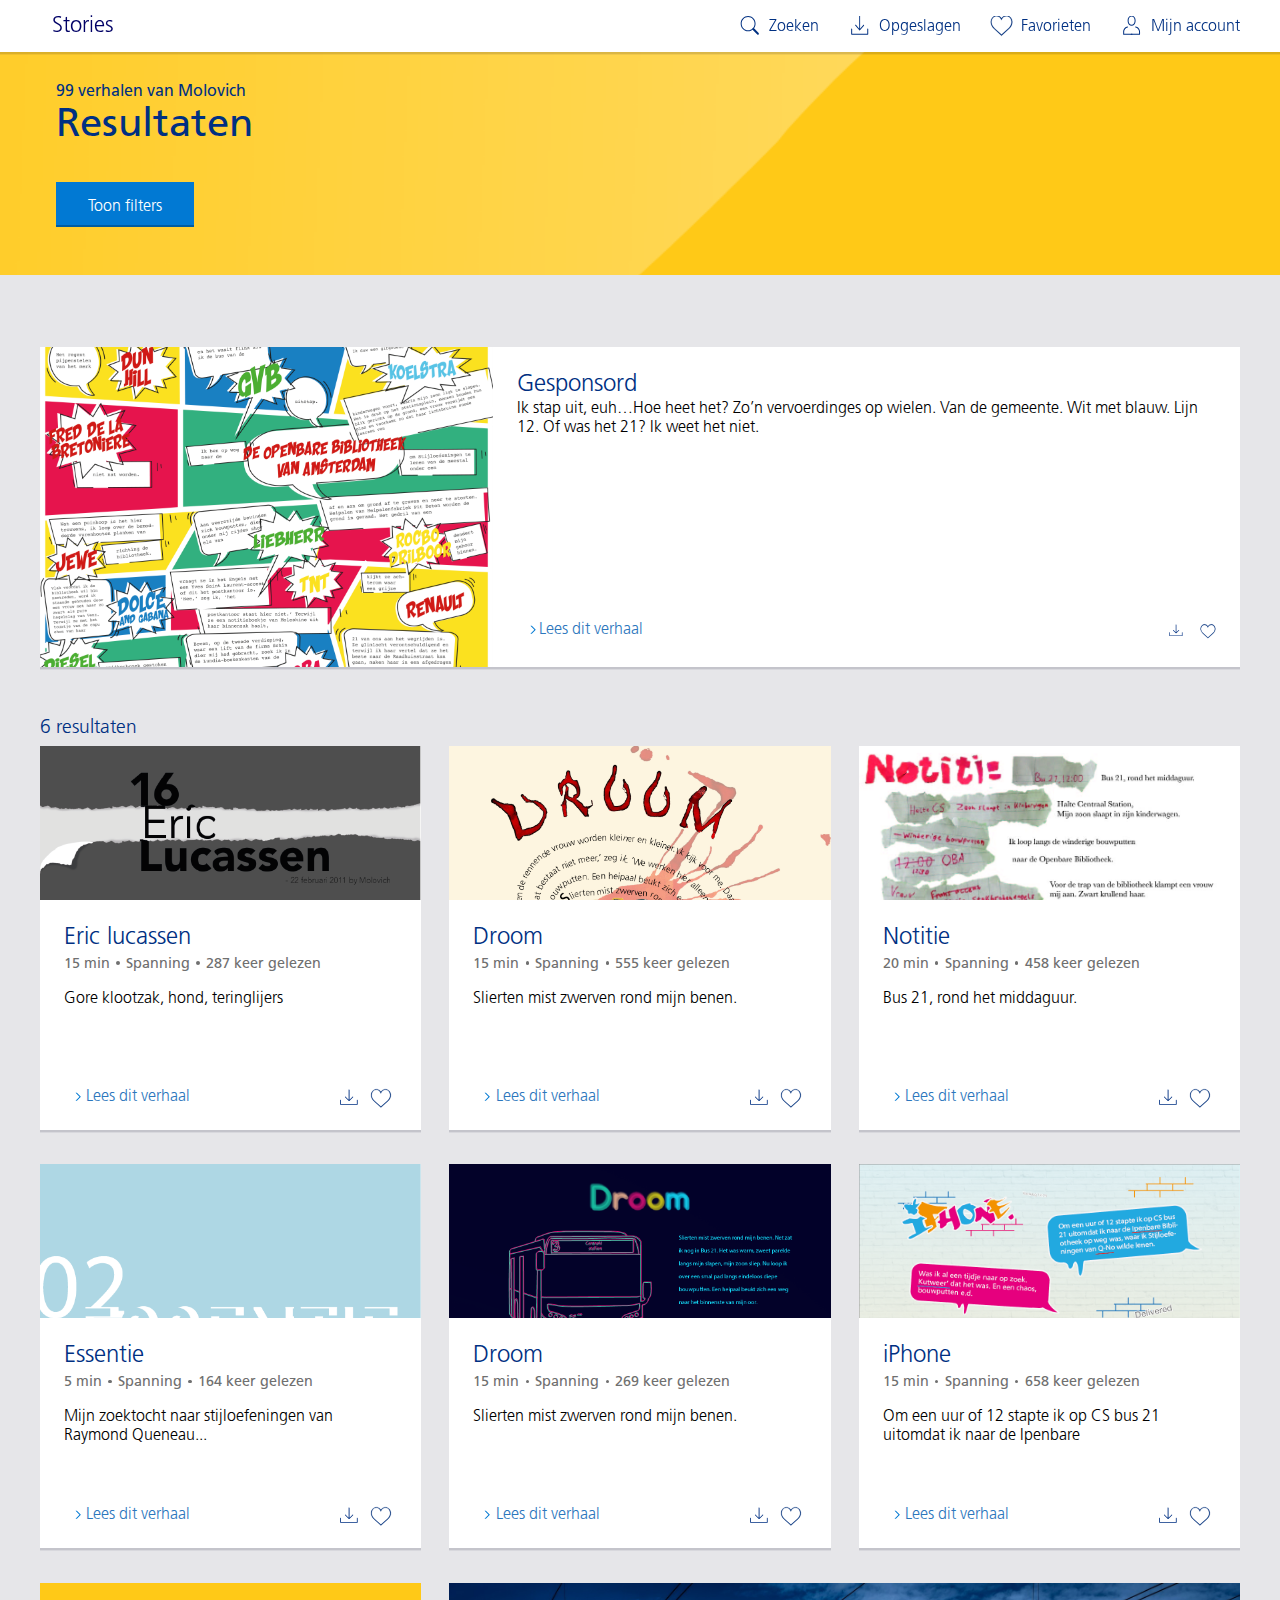
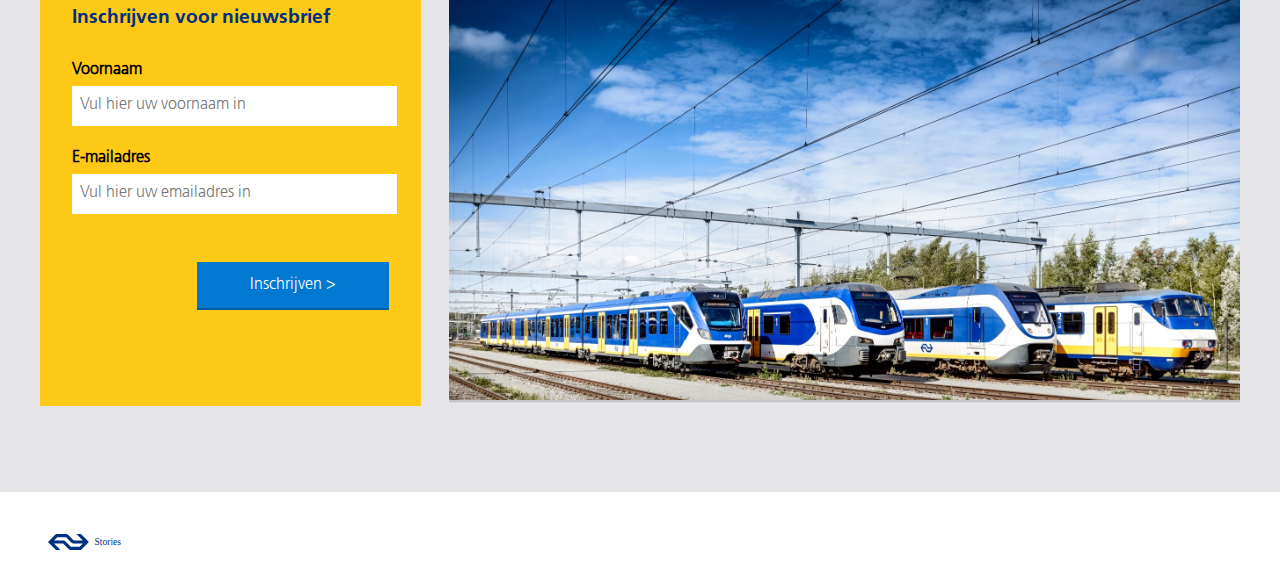
<file: Eindopdracht/ns_her/index.html>
<!DOCTYPE html>
<html lang="en">

<head>
    <meta charset="UTF-8">
    <meta name="viewport" content="width=device-width, initial-scale=1.0">
    <title>99 Verhalen van Molovich</title>
    <link href="styles.css" rel="stylesheet" type="text/css">

</head>


<body id="overzicht">
    <header>

        <div class="container">
            <nav>
                <ul>
                    <li>
                        <a href="index.html">
                            <!--                            <img class="nslogo" src="/images/nslogo.svg" alt="Naar Homepage">-->
                            <h1>Stories</h1>
                            <!--Dit is het NS logo ingeladen met de link die de NS zelf ook gebruikt-->
                        </a>
                    </li>
                    <li>
                        <a href="#"><span>Zoeken</span></a>
                    </li>
                    <li>
                        <a href="#">
                            <span>Opgeslagen</span>
                        </a>
                    </li>
                    <li>
                        <a href="#">
                            <span>Favorieten</span>
                        </a>
                    </li>
                    <li><a href="inlog.html"><span>Mijn account</span></a></li>
                </ul>
            </nav>
        </div>
    </header>

    <main>
        <div class="containerform">


            <form class="filters">
                <span>99 verhalen van Molovich</span>
                <h3>Resultaten</h3>
                <button name="data" type="button" class="filterenShow"><span id="toon">Toon </span><span id="sluit" class="show">Sluit </span>filters</button>
                <div id="filterShow" class="show">
                    <fieldset>
                        <legend>Genre</legend>

                        <input type="checkbox" id="check" class="check-with-label" />
                        <label for="check" class="label-for-check">Vrolijk<span>(8)</span></label>

                        <input type="checkbox" id="check2" class="check-with-label" />
                        <label for="check2" class="label-for-check">Spanning<span>(10)</span></label>

                        <input type="checkbox" id="check3" class="check-with-label" />
                        <label for="check3" class="label-for-check">Comedie<span>(13)</span></label>

                        <input type="checkbox" id="check4" class="check-with-label" />
                        <label for="check4" class="label-for-check">Verward<span>(11)</span></label>

                        <input type="checkbox" id="check5" class="check-with-label" />
                        <label for="check5" class="label-for-check">Avontuur<span>(7)</span></label>

                        <input type="checkbox" id="check6" class="check-with-label" />
                        <label for="check6" class="label-for-check">Fictief<span>(18)</span></label>

                        <input type="checkbox" id="check7" class="check-with-label" />
                        <label for="check7" class="label-for-check">Politiek<span>(12)</span></label>

                        <input type="checkbox" id="check8" class="check-with-label" />
                        <label for="check8" class="label-for-check">Zweverig<span>(9)</span></label>

                        <input type="checkbox" id="check9" class="check-with-label" />
                        <label for="check9" class="label-for-check">Verhalend<span>(3)</span></label>
                        <!--De Checkboxes heb ik gemaakt met behulpt van de volgende pagina en hulp van Amy van Lith https://codepen.io/GeoffreyCrofte/pen/BiHzp-->
                    </fieldset>

                    <fieldset class="leestijd">
                        <legend>Leestijd<span> in minuten</span></legend>

                        <input type="checkbox" id="4" class="check-with-label" />
                        <label for="4" class="label-for-check">0-4<span> minuten</span></label>

                        <input type="checkbox" id="6" class="check-with-label" />
                        <label for="6" class="label-for-check">4-6<span> minuten</span></label>

                        <input type="checkbox" id="8" class="check-with-label" />
                        <label for="8" class="label-for-check">6-8<span> minuten</span></label>

                        <input type="checkbox" id="10" class="check-with-label" />
                        <label for="10" class="label-for-check">8-10<span> minuten</span></label>
                        <!--De Checkboxes heb ik gemaakt met behulpt van de volgende pagina en hulp van Amy van Lith https://codepen.io/GeoffreyCrofte/pen/BiHzp-->

                    </fieldset>
                    <input type="submit" value="Toon 18 resultaten">
                </div>
            </form>

        </div>



        <section class="overzicht">

            <article class="verderlezen">

                <img alt="" src="images/Aangevallnen-04.png">
                <div class='content'>
                    <h4>Gesponsord</h4>

                    <p>Ik stap uit, euh…Hoe heet het? Zo’n vervoerdinges op wielen. Van de gemeente. Wit met blauw. Lijn 12. Of was het 21? Ik weet het niet.</p>
                    <footer>

                    </footer>
                    <ul>
                        <li>
                            <a href='detail.html' class='leesmeer'>Lees dit verhaal</a>
                        </li>
                        <li><img alt="Download button" src="images/download.svg" class="downloadIcon"> </li>
                        <li><img alt="Favoriet button" src="images/favoriet.svg" class="likeIcon"> </li>
                    </ul>
                </div>

            </article>


            <h2 class="sectionheader">6 resultaten</h2>

            <article>

                <img alt="verhaalnaam: Eric Lucassen" src="images/EricLucassen-01.png">
                <div class='content'>
                    <h4>Eric lucassen</h4>
                    <footer>
                        <ul>
                            <li>15 min</li>
                            <li>Spanning</li>
                            <li>287 keer gelezen</li>
                        </ul>
                    </footer>
                    <p>Gore klootzak, hond, teringlijers</p>

                    <ul>
                        <li>
                            <a href='#' class='leesmeer'>Lees dit verhaal</a>
                        </li>
                        <li><img alt="Download button" src="images/download.svg"> </li>
                        <li><img alt="Favoriet button" src="images/favoriet.svg"> </li>
                    </ul>
                </div>

            </article>


            <article>

                <img alt="verhaalnaam: Droom" src="images/droom.jpg">
                <div class='content'>
                    <h4>Droom</h4>
                    <footer>
                        <ul>
                            <li>15 min</li>
                            <li>Spanning</li>
                            <li>555 keer gelezen</li>
                        </ul>
                    </footer>
                    <p>Slierten mist zwerven rond mijn benen.</p>

                    <ul>
                        <li>
                            <a href='#' class='leesmeer'>Lees dit verhaal</a>
                        </li>
                        <li><img alt="Download button" src="images/download.svg"> </li>
                        <li><img alt="Favoriet button" src="images/favoriet.svg"> </li>
                    </ul>
                </div>

            </article>

            <article>

                <img alt="verhaalnaam: Notitie" src="images/Notitie.jpg">
                <div class='content'>
                    <h4>Notitie</h4>
                    <footer>
                        <ul>
                            <li>20 min</li>
                            <li>Spanning</li>
                            <li>458 keer gelezen</li>
                        </ul>
                    </footer>
                    <p>Bus 21, rond het middaguur.</p>

                    <ul>
                        <li>
                            <a href='#' class='leesmeer'>Lees dit verhaal</a>
                        </li>
                        <li><img alt="Download button" src="images/download.svg"> </li>
                        <li><img alt="Favoriet button" src="images/favoriet.svg"> </li>
                    </ul>
                </div>

            </article>

            <article>

                <img alt="verhaalnaam: Essentie" src="images/essentie.png">
                <div class='content'>
                    <h4>Essentie</h4>
                    <footer>
                        <ul>
                            <li>5 min</li>
                            <li>Spanning</li>
                            <li>164 keer gelezen</li>
                        </ul>
                    </footer>
                    <p>Mijn zoektocht naar stijloefeningen van Raymond Queneau...</p>

                    <ul>
                        <li>
                            <a href='#' class='leesmeer'>Lees dit verhaal</a>
                        </li>
                        <li><img alt="Download button" src="images/download.svg"> </li>
                        <li><img alt="Favoriet button" src="images/favoriet.svg"> </li>
                    </ul>
                </div>

            </article>

            <article>

                <img alt="verhaalnaam: Droom" src="images/Droom%20vormgeving-01.png">
                <div class='content'>
                    <h4>Droom</h4>
                    <footer>
                        <ul>
                            <li>15 min</li>
                            <li>Spanning</li>
                            <li>269 keer gelezen</li>
                        </ul>
                    </footer>
                    <p>Slierten mist zwerven rond mijn benen.</p>
                    <ul>
                        <li>
                            <a href='#' class='leesmeer'>Lees dit verhaal</a>
                        </li>
                        <li><img alt="Download button" src="images/download.svg"> </li>
                        <li><img alt="Favoriet button" src="images/favoriet.svg"> </li>
                    </ul>
                </div>

            </article>

            <article>

                <img alt="verhaalnaam: iPhone" src="images/iPhone.png">
                <div class='content'>
                    <h4>iPhone</h4>
                    <footer>
                        <ul>
                            <li>15 min</li>
                            <li>Spanning</li>
                            <li>658 keer gelezen</li>
                        </ul>
                    </footer>
                    <p>Om een uur of 12 stapte ik op CS bus 21 uitomdat ik naar de Ipenbare</p>
                    <ul>
                        <li>
                            <a href='#' class='leesmeer'>Lees dit verhaal</a>
                        </li>
                        <li><img alt="Download button" src="images/download.svg"> </li>
                        <li><img alt="Favoriet button" src="images/favoriet.svg"> </li>

                    </ul>

                </div>

            </article>


            <!--Nieuwsbrief-->

            <article class="nieuwsbrief">

                <form name="nieuwsbriefForm" action="bedankt.html">
                    <fieldset class="gegevens">
                        <h2>Inschrijven voor nieuwsbrief</h2>
                        <label><b>Voornaam</b>
                            <input type="text" placeholder="Vul hier uw voornaam in" name="voornaam" required>
                        </label>
                        <label><b>E-mailadres</b>
                            <input type="email" placeholder="Vul hier uw emailadres in" name="email" required>
                        </label>

                        <input type="submit" name="fname" value="Inschrijven >" class="bestelknop">

                    </fieldset>


                </form>

            </article>

            <article class="opvulling">



            </article>


        </section>



    </main>
    <footer class="pagefooter">
        <div class="container">
            <ul>
                <li>
                    <a href="index.html">
                        <img class="nslogo" src="/images/nslogo.svg" alt="Naar Homepage">


                    </a>
                </li>
            </ul>
        </div>
    </footer>
    <script src="script.js"></script>
</body></html>
</file>
<file: Eindopdracht/ns_her/styles.css>
* {
    padding: 0px;
    margin: 0px;
    font-size: 16px;
    font-family: Frutiger_light;
}

/*Fonts*/

@font-face {
    font-family: Frutiger;
    src: url(fonts/frutiger/FrutigerLTStd-Roman.otf);
}

@font-face {
    font-family: Frutiger_light;
    src: url(fonts/frutiger/FrutigerLTStd-Light.otf);
}

@font-face {
    font-family: Frutiger_bold;
    src: url(fonts/frutiger/FrutigerLTStd-Bold.otf);
}


/*Basic styling*/

html {
    width: 100vw;
}

body {
    background-color: #e6e6e9;

}

/*Header + nav*/



header {
    background-color: #ffffff;
    box-shadow: 0 0.15rem 0 0 rgba(7, 7, 33, .15);
    position: fixed;
    width: 100%;
    z-index: 2000;
}

.container {
    padding: 1rem .750rem .750rem;
    max-width: 75em;
    margin-left: auto;
    margin-right: auto;
}

.nslogo {
    font-weight: 700;
}

nav ul {
    list-style: none;
    display: flex;
    justify-content: flex-end;
    margin-left: auto;
}

nav ul li {
    padding-left: 0.3rem;
}

nav ul li:first-child {
    justify-content: flex-start;
    margin-right: auto;
    padding: 0;
}

nav ul li a {
    display: flex;
    flex-direction: row;
    line-height: 1.4rem;
    color: #003082;
    transition: 0.3s;
    text-decoration: none;
}

header nav ul li:not(:first-child) a::before {
    content: "";
    width: 2rem;
    height: 1.5rem;
    background-size: 110%;
    background-repeat: no-repeat;
    background-position: -0.3rem 75%;
    transition: 0.3s;
}

header nav ul li:not(:first-child) a:hover::before {
    background-position: -0.1rem 75%;

}

header nav ul li:nth-child(2) a::before {
    background-image: url(images/search.svg);
}

header nav ul li:nth-child(3) a::before {
    background-image: url(images/download-arrow.svg);
}

header nav ul li:nth-child(4) a::before {
    background-image: url(images/favoriet.svg);
}

header nav ul li:nth-child(4) a::before.liked {
    background-image: url(images/favoriet.svg);
}

header nav ul li:nth-child(5) a::before {
    background-image: url(images/account.svg);
}

nav ul li a span {
    overflow: hidden;
    position: absolute;
    width: 0rem;
    /*verbergt menu items*/
}



/* MICRO INTERACTIE DOWNLOAD TOP */

nav ul li:not(:first-of-type) a img {
    width: 0.63rem;
    height: 0.63rem;
    position: relative;
    top: 0;
    left: -1rem;
}


legend span {
    font-family: Frutiger_bold;
}



/* Main Styles*/

main {
    padding: 3.2rem 0;
}

main .overzicht {
    width: calc(100vw- 1.75rem);
    margin: auto;
    padding: 2.5em;
    display: grid;
    grid-template-columns: 1fr;
    grid-column-gap: 1.75rem;
    grid-row-gap: 2.15rem;
    max-width: 75rem;
}

/*Articles*/

article {
    height: 24rem;
    max-width: 100%;
    background-color: #ffffff;
    box-shadow: 0 0.15rem 0 0 rgba(7, 7, 33, .15);
}

img {
    object-fit: cover;
    object-position: top;
    width: 100%;
    height: 40%;
    vertical-align: middle;
}

article footer {
    display: flex;
    background-color: rgba(255, 255, 255, 0);
}

footer ul {
    display: flex;
    width: 100%;
    list-style: none;
    margin-left: auto;
}

footer ul li {
    font-size: 0.9rem;
    margin-bottom: 1rem;
    padding-left: 1rem;
    color: #707070;
    font-family: 'frutiger';

}

footer ul li::before {
    content: "";
    height: 0.2rem;
    width: 0.2rem;
    position: relative;
    right: 0.6rem;
    top: 0.55rem;
    background-color: #707070;
    border-radius: 100%;
    display: flex;

}

footer ul li:first-child::before {
    content: "";
    height: 0rem;
    width: 0rem;
    background-color: #707070;
    display: inline-block;

}

footer ul li:first-child {
    padding: 0.2rem 0 0 0;

}

.content p {
    font-size: 1em;
    font-weight: 200;
    display: block;
    margin-bottom: 1rem;
    font-family: 'frutiger_light';
    height: 5rem;
}

a.leesmeer {
    padding-left: 1.4rem;
    line-height: 1.4rem;
    background-image: url(images/arrow.svg);
    background-repeat: no-repeat;
    background-position: -4% 62%;
    color: #2D77BD;
    text-decoration: none;
    transition: 0.3s;
}

.verderlezen a.leesmeer {
    background-position: -2% 62%;
}

.verderlezen a.leesmeer:hover {
    background-position: -1% 62%;
}

a.leesmeer:hover {
    background-position: -2% 62%;
}


.content {
    margin: 1.5rem;
    display: flex;
    flex-direction: column;
}


article ul:nth-child(4) {
    list-style: none;
    width: 100%;
    display: flex;
    margin-top: auto;

}

article ul:nth-child(4) li {
    list-style: none;
    width: 2rem;
    display: flex;
    flex-direction: row;
    height: 1.5rem
}

article ul:nth-child(4) li:nth-child(1) {
    width: 50%
}

article ul:nth-child(4) li:nth-child(2) {
    justify-content: flex-end;
    margin-left: auto;


}

article ul:nth-child(4) li:nth-child(3) {

    justify-content: flex-end;

}

article ul li img {
    object-fit: cover;
    object-position: center;
    width: 100%;
    height: 100%;
    vertical-align: middle;
}

/*Headings*/

h1 {
    color: #000066;
    font-size: 1.38rem;
    font-weight: 200;
    margin-left: 0.75rem;
}

h2 {
    font-size: 1.2em;
    color: #003082;
    font-weight: 400;
    margin-bottom: 1rem;
    font-family: Frutiger_Bold;
    width: 100%;
    color: #003082;

}

/*Paginafooter styling*/

.pagefooter {
    background-color: #ffffff;
    box-shadow: 0 0.15rem 0 0 rgba(7, 7, 33, .15);
    width: 100%;

}

footer .container {
    padding: 1rem .750rem .750rem;
    max-width: 75em;
    display: flex;
    align-items: center;
}


.pagefooter ul li::before {
    display: none;
}

.pagefooter img {
    object-fit: fill;
    height: 1rem;
    line-height: 0.3rem
}

.pagefooter ul {
    list-style: none;
}


.pagefooter ul li {
    padding-left: 0.3rem;
}

.pagefooter ul li:not(:first-child) {
    align-items: center;
    /*    line-height: 2rem.*/
}

.pagefooter ul li:first-child {
    justify-content: flex-start;
    margin-right: auto;
    padding: 0;
}


.pagefooter ul li a {
    display: flex;
    flex-direction: row;
    color: #003082;
    text-decoration: none;
    list-style: none;
}



h3 {
    font-size: 2.5em;
    color: #003082;
    font-weight: 100;
    margin-bottom: 1rem;
    font-family: Frutiger;
}

h4 {
    font-size: 1.5em;
    color: #003082;
    font-weight: 400;
    font-family: Frutiger_light;
}

h5 {
    font-size: 2rem;
    font-weight: 400;
    color: #003082;

}

form > span:first-child {
    color: #003082;
    font-family: Frutiger;
}

.sectionheader {
    margin: 1rem 0rem;
    /*    font-size: 2rem;*/
    color: #003082;
    font-weight: 400;
    margin-bottom: -1.8rem;
    font-family: Frutiger_light;
}

/*Formulieren*/

form {
    box-sizing: border-box;
    margin: auto;
    padding: 2rem 1rem;
    max-width: 75rem;
}

.label-for-check {
    border-bottom: 2px solid #F2BE32;
    text-align: center;
    padding: 1.5rem 0 0.5rem;
    display: inline-block;
    width: calc(100% / 2);
    margin-right: -5px;
    user-select: none;
    color: black;
}

.label-for-check span {
    padding-left: 2em;
}



input[type=checkbox] {

    position: absolute;
    left: -9999px;
}

input[type=checkbox]:checked + .label-for-check {
    /*    background-color: #eaeaea;*/
    border-bottom: 2px solid #003082;
    color: #003082;
}


.filters {
    transition: 0.6s ease max-height;
}

.containerform {
    background-color: #FFC917;
    height: 100%;
    padding-bottom: 0px;
    background-image: url(images/Path%2012.png);
    background-position: center;
    background-size: cover;
    background-repeat: no-repeat;
    transition: 0.6s ease max-height;
}

#overzicht form fieldset {
    border: none;
    width: 100%;
    transition: all .8s ease-in-out;

}

#overzicht form fieldset:nth-of-type(2) {
    width: 100%;
}

#overzicht form fieldset:nth-of-type(2) .label-for-check span {
    padding-left: 0em;
}

#overzicht form fieldset:first-of-type {
    margin-bottom: 3rem;
}

.zoeken {
    background-color: white;
    padding: 1rem;
    color: #003082;
    line-height: 2.8rem;
    font-family: Frutiger_bold;
}

.vannaar {
    background-color: white;
    padding: 1rem;
    color: #003082;
    line-height: 2.8rem;
    font-family: Frutiger_bold;
}

input[type=search] {
    background-color: rgba(255, 255, 255, 0);
    border: none;
    border-bottom: 1px #003082 solid;
    width: 14.9rem;
    margin: 0rem 1rem;
}

.zoeken input[type=search]:checked {
    background-color: rgba(229, 0, 0, 0);
    border: none;
    border-bottom: 1px #003082 solid;
    width: 16rem;
}

input:focus {
    outline: none;
}

legend {
    padding: 1rem 0 0.5rem 0;
    font-family: Frutiger_bold;
    color: #003082;
}

input {
    margin-bottom: 1.5rem;
}

option {
    border: none;
}

.pagefooter {
    background-color: white;
    padding: 0.5rem;
}

.leestijd .label-for-check {
    /*    background-color: white;*/
    border-bottom: 2px solid #F2BE32;
    text-align: center;
    display: inline-block;
    width: calc(100% / 2);
    margin-right: -5px;
    user-select: none;
}

.label-for-check:hover {
    border-bottom: 2px solid #003082;
    color: #003082;
}

/*Inlogpagina*/



section form {
    background-color: #FFC917;
    padding: 0 2rem 2rem 2rem;
    width: 100%;
}

section form label {
    display: block;
    line-height: 2rem;
}

input[type=email],
input[type=password],
input[type=text] {
    width: 100%;
    border: none;
    height: 2.5rem;
    margin: 0 0 1rem 0;
    padding-left: 0.5em;
}



section form h2 {
    margin: 1.5rem 0;
}

#inlog section h3 {
    margin: 2.5rem 0 0 2.5rem
}

form input[type=submit] {
    width: 100%;
    background-color: #0179D3;
    border: none;
    height: 2.8rem;
    color: white;
    margin: 1rem 0 1rem 0;
    box-shadow: inset 0 -0.125rem 0 0 #005ca0;

}

form input[type=submit]:hover {
    box-shadow: inset 0 -3.125rem 0 0 #005ca0;
}

section form input[type=submit] + input[type=submit] {
    background-color: #FFC917;
    box-shadow: 0 0.125rem 0 0 rgba(190, 146, 0, 0.42);
    color: #003082;
}

#inlog section ul {
    background-color: white;
    padding: 2rem;
    list-style: none;
    display: inline-block;

}

#inlog section ul li {
    margin: 1rem 0;
}

.inlogpagina {
    background-color: white;
}

#inlog {
    background-color: white
}

.inlogpagina .sectionheader {
    margin: 1rem;
    padding-top: 1rem;

}

#inlog fieldset {
    border: none;
}

.voordelen a {
    width: 90%;
    background-color: #ffffff;
    border: none;
    height: 2.8rem;
    color: #4a4a4a;
    margin: 1rem 0 1rem 0;
    box-shadow: inset 0 -0.100rem 0 0 #0093ff;
    text-align: left;
    padding-left: 3rem
}

.voordelen a:hover {
    background-color: #ececec
}


.detailpagina img {

    width: 85%;
    margin: 0 7.5%;


    margin-top: 10px;
    margin-bottom: 10px;
}


/*bestellen form*/

.bestellen input[type=email],
input[type=password],
input[type=text] {
    width: 100%;
    border: none;
    height: 2.5rem;
    margin: 0 0 1rem 0;
    padding-left: 0.5em;
}

section form {
    background-color: #FFC917;
    padding: 0 2rem 2rem 2rem;
    width: 100%;
    box-sizing: border-box;
}

section form label {
    display: block;
    line-height: 2rem;
}

input[type=email],
input[type=password],
input[type=text] {
    width: 100%;
    border: none;
    height: 2.5rem;
    margin: 0 0 1rem 0;
}



section form h2 {
    margin: 1.5rem 0;
}

.bestelsectie h3 {
    margin: 2.5rem 0 0 2.5rem
}

form input[type=submit] {
    width: 100%;
    background-color: #0179D3;
    border: none;
    height: 2.8rem;
    color: white;
    margin: 1rem 0 1rem 0;
    box-shadow: inset 0 -0.125rem 0 0 #005ca0;

}

form input[type=text]:hover,
form input[type=email]:hover,
form input[type=password]:hover {
    box-shadow: inset 0 -3.125rem 0 0 rgba(114, 114, 114, 0.15);
    transition-duration: .5s;
}

form input[type=text]:focus,
form input[type=email]:focus,
form input[type=password]:focus {
    border-left: 2px blue solid;
}

form input:required {
    border-left-color: palegreen;
}

form input:valid {
    border-left-color: salmon;
}





form input[type=submit]:hover {
    box-shadow: inset 0 -3.125rem 0 0 #005ca0;
    transition-duration: .5s;
}

section form input[type=submit] + input[type=submit] {
    background-color: #FFC917;
    box-shadow: 0 0.125rem 0 0 rgba(190, 146, 0, 0.42);
    color: #003082;
}

#inlog section ul {
    background-color: white;
    padding: 2rem;
    list-style: none;
    display: inline-block;

}

#inlog section ul li {
    margin: 1rem 0;
}

.gegevens {
    width: 48%;
}

.uitvoering {
    width: 45%;
    margin-left: 3em;
    margin-top: 5.5em
}

.bestellen form {
    display: flex;
    flex-wrap: wrap;
}

.bestelknop {
    margin-top: 2em !important;

}

/*Nieuwsbrief form*/

.nieuwsbrief {
    margin-bottom: em;
}

.opvulling {
    display: none;
    grid-column-start: 1;
    grid-column-end: 2;
    background-image: url(images/1920_18-09-09lineupsprinters.jpg);
    background-size: cover;
    padding-bottom: 2.1rem;
}


.bedankt {
    margin-top: 10em;
    margin: 10em 10em 0 10em;
}

.bedankt article {
    display: flex;
    flex-direction: column;
    justify-content: center;
    margin-left: auto;
    flex-wrap: wrap;
}

.bedankt img {
    object-fit: contain;
    height: 1em;
}

.bedankt h1 {
    width: 100%;
    font-size: 4em;
}



.downloadIcon:hover {
    /*    background-color: yellow;*/
}

.likeIcon:hover {
    /*    background-color: red;*/
}

.show {
    display: none;

}

fieldset {
    transition: 0.6s ease max-height;
}

.containerform {
    transition: 0.6s ease max-height;
}

.filterenShow {
    background-color: blue;
    background-color: #0179D3;
    border: none;
    height: 2.8rem;
    color: white;
    margin: 1rem 0 1rem 0;
    padding: 1rem 2rem 1rem 2rem;
    box-shadow: inset 0 -0.125rem 0 0 #005ca0;
}

.filterenShow:hover {
    box-shadow: inset 0 -3.125rem 0 0 #005ca0;
    transition-duration: .5s;
}




@media only screen and (min-width: 40rem) {

    header nav ul li a span {
        position: relative;
        width: auto;
    }

    header nav ul li:not(:first-child) {
        padding-left: 1.75em;
    }

    .verderlezen {
        height: 20rem;
    }

    legend span {
        display: none;
    }

    .label-for-check {
        width: calc(100% / 4);
    }

    .label-for-check span {
        padding-left: 2em;
    }

    .leestijd .label-for-check {
        width: calc(100% / 6);
    }

    main .overzicht {
        grid-template-columns: 1fr 1fr;
    }

    .sectionheader {
        grid-column-start: 1;
        grid-column-end: 3;
    }

    article:first-child {
        grid-column-start: 1;
        grid-column-end: 3;
        display: flex;
        margin-top: -4em;
    }


    article:first-child img {
        object-fit: cover;
        object-position: 50% 5%;
        width: 50%;
        height: 100%;
        vertical-align: middle;
    }

    .bedankt article:first-child img {
        object-fit: contain;
        object-position: 50% 5%;
        width: 50%;
        height: 100%;
        vertical-align: middle;
    }


    #overzicht .containerform form {
        margin-bottom: 6em;

    }

    nav ul li a span {
        display: flex;
        transition: 0.4s;
    }

    #overzicht form input[type=submit] {
        width: 12rem;
        background-color: #0179D3;
        border: none;
        height: 3rem;
        color: white;
        margin-top: -3rem;
        display: flex;
        justify-content: center;
        margin-left: auto;
    }

    .opvulling {
        display: none;
        grid-column-start: 1;
        grid-column-end: 2;
        background-image: url(images/1920_18-09-09lineupsprinters.jpg);
        background-size: cover;
        padding-bottom: 2.1rem;
    }

    /*    inlogpagina*/
    .inlogpagina {
        max-width: 75rem;
        margin: 2.5rem auto;
        display: grid;
        grid-template-columns: 1fr 1fr 1fr;

    }

    .inloggen {
        grid-column-start: 1;
        grid-column-end: 3;
        margin: 2.5rem;

    }

    .inlogpagina .sectionheader {
        margin: 2.5rem 2.5rem 0 2.5rem;
    }

    .voordelen {
        grid-column-start: 3;
        grid-column-end: 4;
    }

    #inlog main {
        padding: 2rem;
    }

    #inlog {
        background-color: #e6e6e9
    }

    .nieuwsbrief .gegevens .bestelknop {
        margin-top: 1rem;

    }

    @media only screen and (min-width: 57rem) {
        main .overzicht {
            grid-template-columns: 1fr 1fr 1fr;
        }

        .sectionheader {
            grid-column-start: 1;
            grid-column-end: 4;
        }

        article:first-child {
            grid-column-start: 1;
            grid-column-end: 4;
        }

        .label-for-check {
            width: calc(100% / 6);
        }

        .leestijd .label-for-check {
            width: calc(100% / 8);
        }

        .nieuwsbrief .gegevens .bestelknop {
            margin-top: 1rem;

        }

        .opvulling {
            display: block;
            grid-column-start: 2;
            grid-column-end: 4;
            background-image: url(images/1920_18-09-09lineupsprinters.jpg);
            background-size: cover;
            padding-bottom: 2.1rem;
        }

    }
</file>
